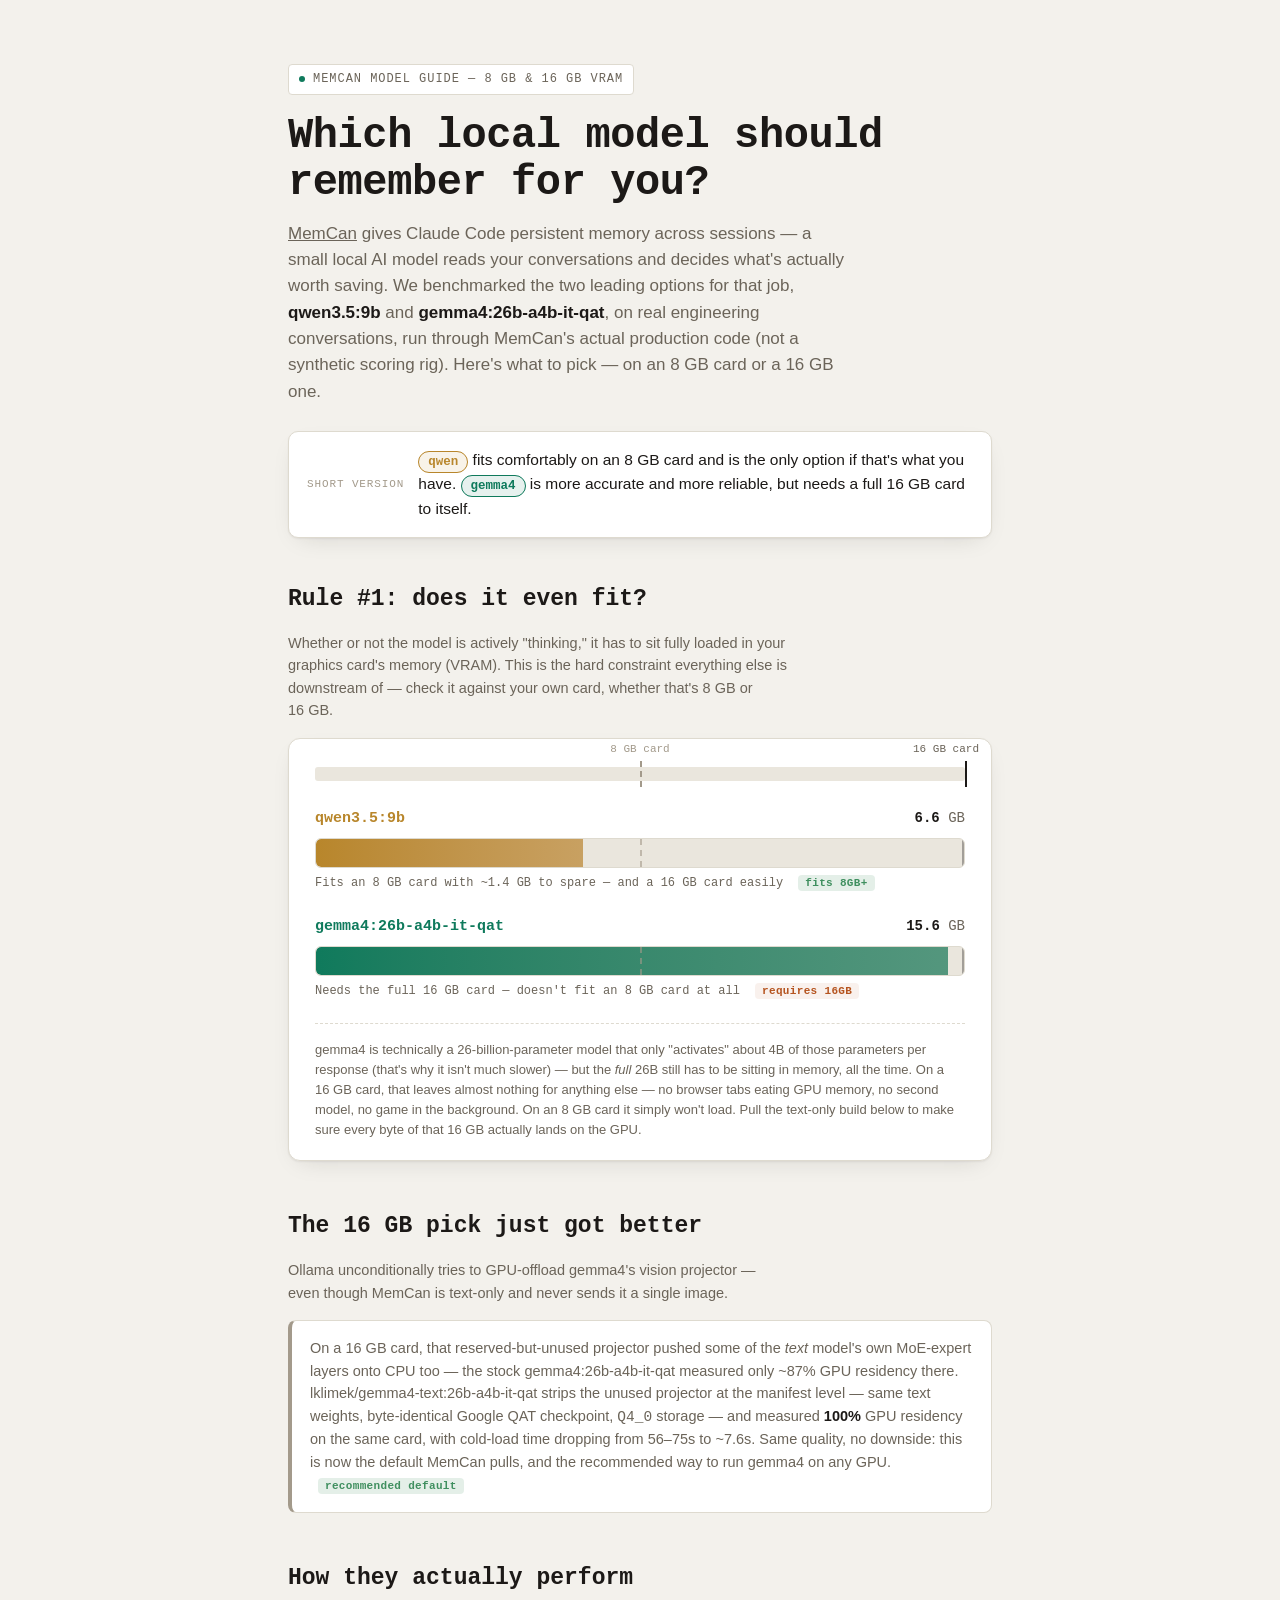
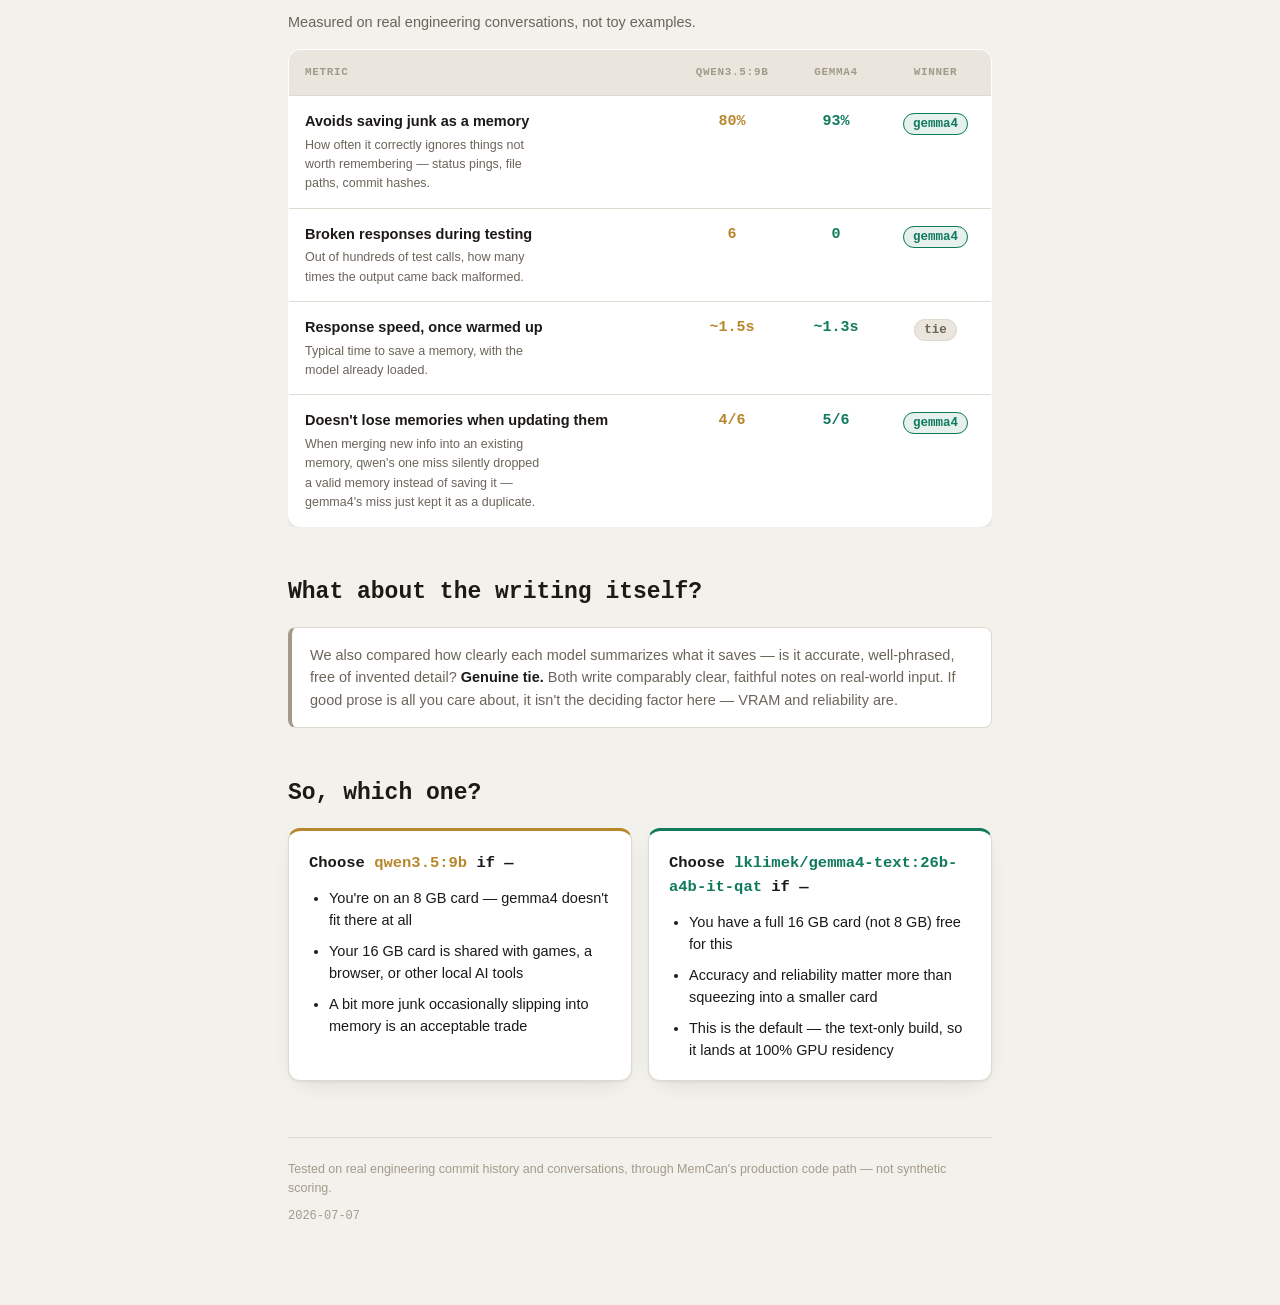
<file: docs/memcan-model-guide.html>
<!doctype html>
<html lang="en">
<head>
<meta charset="utf-8">
<meta name="viewport" content="width=device-width, initial-scale=1">
<title>qwen vs gemma4 — MemCan Model Guide</title>
<style>
  :root {
    --surface: #f3f1ec;
    --surface-raised: #ffffff;
    --surface-sunken: #eae6dd;
    --ink: #1c1917;
    --ink-muted: #6b6459;
    --ink-faint: #a39a8b;
    --border: #dedacf;
    --qwen: #b8862b;
    --qwen-soft: #b8862b1a;
    --gemma: #0f7a5c;
    --gemma-soft: #0f7a5c1a;
    --good: #3f8f5f;
    --warn: #b5541f;
    --warn-soft: #b5541f14;
    --shadow: 0 1px 2px rgba(28,25,23,0.06), 0 8px 24px -12px rgba(28,25,23,0.18);
    --mono: ui-monospace, "SF Mono", "Cascadia Code", "JetBrains Mono", Consolas, "Liberation Mono", monospace;
    --sans: -apple-system, BlinkMacSystemFont, "Segoe UI", Roboto, Helvetica, Arial, sans-serif;
  }
  @media (prefers-color-scheme: dark) {
    :root {
      --surface: #1a1917;
      --surface-raised: #242220;
      --surface-sunken: #14130f;
      --ink: #f0ebe3;
      --ink-muted: #a79e90;
      --ink-faint: #6e6559;
      --border: #3a342e;
      --qwen: #c4842e;
      --qwen-soft: #c4842e26;
      --gemma: #2f9478;
      --gemma-soft: #2f947826;
      --good: #4a9a66;
      --warn: #c7622e;
      --warn-soft: #c7622e1f;
      --shadow: 0 1px 2px rgba(0,0,0,0.3), 0 8px 24px -12px rgba(0,0,0,0.5);
    }
  }
  :root[data-theme="dark"] {
    --surface: #1a1917; --surface-raised: #242220; --surface-sunken: #14130f;
    --ink: #f0ebe3; --ink-muted: #a79e90; --ink-faint: #6e6559; --border: #3a342e;
    --qwen: #c4842e; --qwen-soft: #c4842e26; --gemma: #2f9478; --gemma-soft: #2f947826;
    --good: #4a9a66; --warn: #c7622e; --warn-soft: #c7622e1f;
    --shadow: 0 1px 2px rgba(0,0,0,0.3), 0 8px 24px -12px rgba(0,0,0,0.5);
  }
  :root[data-theme="light"] {
    --surface: #f3f1ec; --surface-raised: #ffffff; --surface-sunken: #eae6dd;
    --ink: #1c1917; --ink-muted: #6b6459; --ink-faint: #a39a8b; --border: #dedacf;
    --qwen: #b8862b; --qwen-soft: #b8862b1a; --gemma: #0f7a5c; --gemma-soft: #0f7a5c1a;
    --good: #3f8f5f; --warn: #b5541f; --warn-soft: #b5541f14;
    --shadow: 0 1px 2px rgba(28,25,23,0.06), 0 8px 24px -12px rgba(28,25,23,0.18);
  }

  * { box-sizing: border-box; }
  html { color-scheme: light dark; }
  body {
    margin: 0;
    background: var(--surface);
    color: var(--ink);
    font-family: var(--sans);
    font-size: 16px;
    line-height: 1.55;
    -webkit-font-smoothing: antialiased;
  }
  .page {
    max-width: 760px;
    margin: 0 auto;
    padding: clamp(28px, 5vw, 64px) clamp(18px, 4vw, 28px) 80px;
  }
  .mono { font-family: var(--mono); font-variant-numeric: tabular-nums; }
  .eyebrow {
    font-family: var(--mono);
    font-size: 12px;
    letter-spacing: 0.08em;
    text-transform: uppercase;
    color: var(--ink-muted);
    display: inline-flex;
    align-items: center;
    gap: 8px;
    padding: 5px 10px;
    border: 1px solid var(--border);
    border-radius: 4px;
    background: var(--surface-raised);
  }
  .eyebrow .dot { width: 6px; height: 6px; border-radius: 50%; background: var(--gemma); flex: none; }

  h1 {
    font-family: var(--mono);
    font-weight: 700;
    font-size: clamp(28px, 5.4vw, 42px);
    line-height: 1.12;
    letter-spacing: -0.01em;
    margin: 18px 0 14px;
    text-wrap: balance;
  }
  .lede {
    font-size: 17px;
    color: var(--ink-muted);
    max-width: 60ch;
    margin: 0 0 26px;
  }
  .lede b { color: var(--ink); font-weight: 600; }

  .verdict {
    display: flex;
    flex-wrap: wrap;
    gap: 14px;
    align-items: center;
    background: var(--surface-raised);
    border: 1px solid var(--border);
    border-radius: 10px;
    padding: 16px 18px;
    box-shadow: var(--shadow);
    margin-bottom: 44px;
  }
  .verdict-label {
    font-family: var(--mono);
    font-size: 11px;
    letter-spacing: 0.08em;
    text-transform: uppercase;
    color: var(--ink-faint);
  }
  .verdict-text { flex: 1 1 320px; font-size: 15.5px; }
  .chip {
    font-family: var(--mono);
    font-size: 12.5px;
    font-weight: 600;
    padding: 3px 9px;
    border-radius: 100px;
    white-space: nowrap;
  }
  .chip-qwen { background: var(--qwen-soft); color: var(--qwen); border: 1px solid var(--qwen); }
  .chip-gemma { background: var(--gemma-soft); color: var(--gemma); border: 1px solid var(--gemma); }
  .chip-tie { background: var(--surface-sunken); color: var(--ink-muted); border: 1px solid var(--border); }

  section { margin-bottom: 48px; }
  .section-head { margin-bottom: 16px; }
  h2 {
    font-family: var(--mono);
    font-size: clamp(19px, 3vw, 23px);
    font-weight: 700;
    margin: 0 0 6px;
    text-wrap: balance;
  }
  .section-sub { color: var(--ink-muted); font-size: 14.5px; max-width: 62ch; }

  /* --- VRAM gauge --- */
  .gauge-card {
    background: var(--surface-raised);
    border: 1px solid var(--border);
    border-radius: 12px;
    padding: 22px clamp(16px, 4vw, 26px) 20px;
    box-shadow: var(--shadow);
  }
  .gauge-scale {
    position: relative;
    height: 14px;
    margin: 6px 0 26px;
  }
  .gauge-scale-track {
    position: absolute; inset: 0;
    border-radius: 3px;
    background: var(--surface-sunken);
  }
  .gauge-budget-line {
    position: absolute; top: -6px; bottom: -6px;
    width: 2px; background: var(--ink);
    left: 100%;
  }
  .gauge-budget-label {
    position: absolute; top: -26px; right: -14px;
    font-family: var(--mono); font-size: 11px; color: var(--ink-muted);
    white-space: nowrap;
  }
  .gauge-8gb-line {
    position: absolute; top: -6px; bottom: -6px;
    left: 50%;
    border-left: 2px dashed var(--ink-faint);
  }
  .gauge-8gb-label {
    position: absolute; top: -26px; left: 50%;
    transform: translateX(-50%);
    font-family: var(--mono); font-size: 11px; color: var(--ink-faint);
    white-space: nowrap;
  }
  .gauge-row { margin-bottom: 22px; }
  .gauge-row:last-child { margin-bottom: 4px; }
  .gauge-row-head {
    display: flex; justify-content: space-between; align-items: baseline;
    margin-bottom: 8px; gap: 10px; flex-wrap: wrap;
  }
  .gauge-model { font-family: var(--mono); font-weight: 700; font-size: 15px; }
  .gauge-model .m-qwen { color: var(--qwen); }
  .gauge-model .m-gemma { color: var(--gemma); }
  .gauge-figs { font-family: var(--mono); font-size: 14px; color: var(--ink-muted); }
  .gauge-figs b { color: var(--ink); font-weight: 700; }
  .gauge-bar-wrap {
    position: relative;
    height: 30px;
    background: var(--surface-sunken);
    border-radius: 6px;
    overflow: hidden;
    border: 1px solid var(--border);
  }
  .gauge-bar-wrap::after {
    /* 16GB budget marker, at 100% width since bars scale to a 16GB=100% axis */
    content: "";
    position: absolute; top: 0; bottom: 0; right: 0;
    width: 2px; background: var(--ink); opacity: 0.35;
  }
  .gauge-bar-wrap::before {
    /* 8GB reference marker, at 50% width on the same 16GB=100% axis */
    content: "";
    position: absolute; top: 0; bottom: 0; left: 50%;
    border-left: 2px dashed var(--ink-faint);
    opacity: 0.6;
    z-index: 1;
  }
  .gauge-fill {
    height: 100%;
    border-radius: 5px 0 0 5px;
    display: flex; align-items: center;
    transition: width 0.6s cubic-bezier(.2,.8,.2,1);
  }
  .gauge-fill.f-qwen { background: linear-gradient(90deg, var(--qwen), color-mix(in oklab, var(--qwen) 78%, var(--surface-raised))); }
  .gauge-fill.f-gemma { background: linear-gradient(90deg, var(--gemma), color-mix(in oklab, var(--gemma) 78%, var(--surface-raised))); }
  .gauge-headroom {
    font-family: var(--mono); font-size: 12px; margin-top: 6px; color: var(--ink-muted);
  }
  .tag {
    font-family: var(--mono); font-size: 11px; font-weight: 700;
    letter-spacing: 0.03em; padding: 2px 7px; border-radius: 4px;
    margin-left: 8px;
  }
  .tag-warn { background: var(--warn-soft); color: var(--warn); }
  .tag-good { background: color-mix(in oklab, var(--good) 14%, transparent); color: var(--good); }
  .gauge-footnote {
    font-size: 13px; color: var(--ink-muted); margin-top: 18px;
    padding-top: 16px; border-top: 1px dashed var(--border);
  }

  /* --- comparison table --- */
  .table-scroll { overflow-x: auto; }
  table.compare {
    width: 100%;
    min-width: 560px;
    border-collapse: collapse;
    background: var(--surface-raised);
    border: 1px solid var(--border);
    border-radius: 12px;
    overflow: hidden;
    box-shadow: var(--shadow);
  }
  table.compare th, table.compare td {
    padding: 14px 16px;
    text-align: left;
    border-bottom: 1px solid var(--border);
    vertical-align: top;
  }
  table.compare tr:last-child td { border-bottom: none; }
  table.compare thead th {
    font-family: var(--mono); font-size: 11px; letter-spacing: 0.06em;
    text-transform: uppercase; color: var(--ink-faint); font-weight: 600;
    background: var(--surface-sunken);
  }
  table.compare .metric-name { font-weight: 600; font-size: 14.5px; }
  table.compare .metric-help { font-size: 12.5px; color: var(--ink-muted); margin-top: 3px; max-width: 34ch; }
  table.compare .val { font-family: var(--mono); font-weight: 700; font-size: 15px; white-space: nowrap; }
  table.compare .val-qwen { color: var(--qwen); }
  table.compare .val-gemma { color: var(--gemma); }
  table.compare .winner-col { text-align: center; }

  .tie-callout {
    background: var(--surface-raised);
    border: 1px solid var(--border);
    border-left: 4px solid var(--ink-faint);
    border-radius: 8px;
    padding: 16px 18px;
    font-size: 14.5px;
    color: var(--ink-muted);
  }
  .tie-callout b { color: var(--ink); }

  /* --- decision cards --- */
  .decision-grid {
    display: grid;
    grid-template-columns: 1fr 1fr;
    gap: 16px;
  }
  @media (max-width: 620px) {
    .decision-grid { grid-template-columns: 1fr; }
  }
  .decide-card {
    border-radius: 12px;
    padding: 20px 20px 18px;
    border: 1px solid var(--border);
    background: var(--surface-raised);
    box-shadow: var(--shadow);
  }
  .decide-card.for-qwen { border-top: 3px solid var(--qwen); }
  .decide-card.for-gemma { border-top: 3px solid var(--gemma); }
  .decide-title {
    font-family: var(--mono); font-weight: 700; font-size: 15.5px;
    margin: 0 0 12px;
  }
  .decide-title .m-qwen { color: var(--qwen); }
  .decide-title .m-gemma { color: var(--gemma); }
  .decide-card ul { margin: 0; padding-left: 20px; font-size: 14.5px; }
  .decide-card li { margin-bottom: 8px; }
  .decide-card li:last-child { margin-bottom: 0; }

  footer {
    margin-top: 56px;
    padding-top: 22px;
    border-top: 1px solid var(--border);
    font-size: 12.5px;
    color: var(--ink-faint);
    display: flex;
    justify-content: space-between;
    flex-wrap: wrap;
    gap: 8px;
  }
  footer .mono { font-size: 12px; }

  @media (prefers-reduced-motion: reduce) {
    .gauge-fill { transition: none; }
  }
</style>
</head>
<body>

<div class="page">

  <span class="eyebrow"><span class="dot"></span>MemCan model guide — 8&nbsp;GB &amp; 16&nbsp;GB VRAM</span>

  <h1>Which local model should<br>remember for you?</h1>

  <p class="lede">
    <a href="https://github.com/lklimek/memcan" style="color:inherit">MemCan</a> gives Claude Code persistent memory across sessions — a small local
    AI model reads your conversations and decides what's actually worth saving. We benchmarked
    the two leading options for that job, <b>qwen3.5:9b</b> and <b>gemma4:26b-a4b-it-qat</b>,
    on real engineering conversations, run through MemCan's actual production code
    (not a synthetic scoring rig). Here's what to pick — on an 8&nbsp;GB card or a 16&nbsp;GB one.
  </p>

  <div class="verdict">
    <span class="verdict-label">Short version</span>
    <span class="verdict-text">
      <span class="chip chip-qwen">qwen</span> fits comfortably on an 8&nbsp;GB card and is the
      only option if that's what you have.
      <span class="chip chip-gemma">gemma4</span> is more accurate and more reliable, but needs
      a full 16&nbsp;GB card to itself.
    </span>
  </div>

  <section>
    <div class="section-head">
      <h2>Rule #1: does it even fit?</h2>
      <p class="section-sub">
        Whether or not the model is actively "thinking," it has to sit fully loaded in your
        graphics card's memory (VRAM). This is the hard constraint everything else is downstream
        of — check it against your own card, whether that's 8&nbsp;GB or 16&nbsp;GB.
      </p>
    </div>

    <div class="gauge-card">
      <div class="gauge-scale">
        <div class="gauge-scale-track"></div>
        <div class="gauge-8gb-line"></div>
        <div class="gauge-8gb-label">8&nbsp;GB card</div>
        <div class="gauge-budget-line"></div>
        <div class="gauge-budget-label">16&nbsp;GB card</div>
      </div>

      <div class="gauge-row">
        <div class="gauge-row-head">
          <span class="gauge-model"><span class="m-qwen">qwen3.5:9b</span></span>
          <span class="gauge-figs"><b>6.6</b>&nbsp;GB</span>
        </div>
        <div class="gauge-bar-wrap">
          <div class="gauge-fill f-qwen" style="width:41.25%"></div>
        </div>
        <div class="gauge-headroom">Fits an 8&nbsp;GB card with ~1.4&nbsp;GB to spare — and a 16&nbsp;GB card easily <span class="tag tag-good">fits 8GB+</span></div>
      </div>

      <div class="gauge-row">
        <div class="gauge-row-head">
          <span class="gauge-model"><span class="m-gemma">gemma4:26b-a4b-it-qat</span></span>
          <span class="gauge-figs"><b>15.6</b>&nbsp;GB</span>
        </div>
        <div class="gauge-bar-wrap">
          <div class="gauge-fill f-gemma" style="width:97.5%"></div>
        </div>
        <div class="gauge-headroom">Needs the full 16&nbsp;GB card — doesn't fit an 8&nbsp;GB card at all <span class="tag tag-warn">requires 16GB</span></div>
      </div>

      <div class="gauge-footnote">
        gemma4 is technically a 26-billion-parameter model that only "activates" about 4B of
        those parameters per response (that's why it isn't much slower) — but the <em>full</em>
        26B still has to be sitting in memory, all the time. On a 16&nbsp;GB card, that leaves
        almost nothing for anything else — no browser tabs eating GPU memory, no second model,
        no game in the background. On an 8&nbsp;GB card it simply won't load. Pull the
        text-only build below to make sure every byte of that 16&nbsp;GB actually lands on
        the GPU.
      </div>
    </div>
  </section>

  <section>
    <div class="section-head">
      <h2>The 16&nbsp;GB pick just got better</h2>
      <p class="section-sub">
        Ollama unconditionally tries to GPU-offload gemma4's vision projector — even though
        MemCan is text-only and never sends it a single image.
      </p>
    </div>
    <div class="tie-callout">
      On a 16&nbsp;GB card, that reserved-but-unused projector pushed some of the <em>text</em>
      model's own MoE-expert layers onto CPU too — the stock
      <span class="m-gemma">gemma4:26b-a4b-it-qat</span> measured only ~87% GPU residency there.
      <span class="m-gemma">lklimek/gemma4-text:26b-a4b-it-qat</span> strips the unused
      projector at the manifest level — same text weights, byte-identical Google QAT checkpoint,
      <code class="mono">Q4_0</code> storage — and measured <b>100%</b> GPU residency on the same
      card, with cold-load time dropping from 56–75s to ~7.6s. Same quality, no downside: this is
      now the default MemCan pulls, and the recommended way to run gemma4 on any GPU.
      <span class="tag tag-good">recommended default</span>
    </div>
  </section>

  <section>
    <div class="section-head">
      <h2>How they actually perform</h2>
      <p class="section-sub">Measured on real engineering conversations, not toy examples.</p>
    </div>

    <div class="table-scroll">
      <table class="compare">
        <thead>
          <tr>
            <th>Metric</th>
            <th class="winner-col">qwen3.5:9b</th>
            <th class="winner-col">gemma4</th>
            <th class="winner-col">Winner</th>
          </tr>
        </thead>
        <tbody>
          <tr>
            <td>
              <div class="metric-name">Avoids saving junk as a memory</div>
              <div class="metric-help">How often it correctly ignores things not worth remembering — status pings, file paths, commit hashes.</div>
            </td>
            <td class="winner-col val val-qwen">80%</td>
            <td class="winner-col val val-gemma">93%</td>
            <td class="winner-col"><span class="chip chip-gemma">gemma4</span></td>
          </tr>
          <tr>
            <td>
              <div class="metric-name">Broken responses during testing</div>
              <div class="metric-help">Out of hundreds of test calls, how many times the output came back malformed.</div>
            </td>
            <td class="winner-col val val-qwen">6</td>
            <td class="winner-col val val-gemma">0</td>
            <td class="winner-col"><span class="chip chip-gemma">gemma4</span></td>
          </tr>
          <tr>
            <td>
              <div class="metric-name">Response speed, once warmed up</div>
              <div class="metric-help">Typical time to save a memory, with the model already loaded.</div>
            </td>
            <td class="winner-col val val-qwen">~1.5s</td>
            <td class="winner-col val val-gemma">~1.3s</td>
            <td class="winner-col"><span class="chip chip-tie">tie</span></td>
          </tr>
          <tr>
            <td>
              <div class="metric-name">Doesn't lose memories when updating them</div>
              <div class="metric-help">When merging new info into an existing memory, qwen's one miss silently dropped a valid memory instead of saving it — gemma4's miss just kept it as a duplicate.</div>
            </td>
            <td class="winner-col val val-qwen">4/6</td>
            <td class="winner-col val val-gemma">5/6</td>
            <td class="winner-col"><span class="chip chip-gemma">gemma4</span></td>
          </tr>
        </tbody>
      </table>
    </div>
  </section>

  <section>
    <div class="section-head">
      <h2>What about the writing itself?</h2>
    </div>
    <div class="tie-callout">
      We also compared how clearly each model summarizes what it saves — is it accurate,
      well-phrased, free of invented detail? <b>Genuine tie.</b> Both write comparably clear,
      faithful notes on real-world input. If good prose is all you care about, it isn't the
      deciding factor here — VRAM and reliability are.
    </div>
  </section>

  <section style="margin-bottom: 8px;">
    <div class="section-head">
      <h2>So, which one?</h2>
    </div>
    <div class="decision-grid">
      <div class="decide-card for-qwen">
        <p class="decide-title">Choose <span class="m-qwen">qwen3.5:9b</span> if —</p>
        <ul>
          <li>You're on an 8&nbsp;GB card — gemma4 doesn't fit there at all</li>
          <li>Your 16&nbsp;GB card is shared with games, a browser, or other local AI tools</li>
          <li>A bit more junk occasionally slipping into memory is an acceptable trade</li>
        </ul>
      </div>
      <div class="decide-card for-gemma">
        <p class="decide-title">Choose <span class="m-gemma">lklimek/gemma4-text:26b-a4b-it-qat</span> if —</p>
        <ul>
          <li>You have a full 16&nbsp;GB card (not 8&nbsp;GB) free for this</li>
          <li>Accuracy and reliability matter more than squeezing into a smaller card</li>
          <li>This is the default — the text-only build, so it lands at 100% GPU residency</li>
        </ul>
      </div>
    </div>
  </section>

  <footer>
    <span>Tested on real engineering commit history and conversations, through MemCan's production code path — not synthetic scoring.</span>
    <span class="mono">2026&#8209;07&#8209;07</span>
  </footer>

</div>
</body>
</html>
</file>
